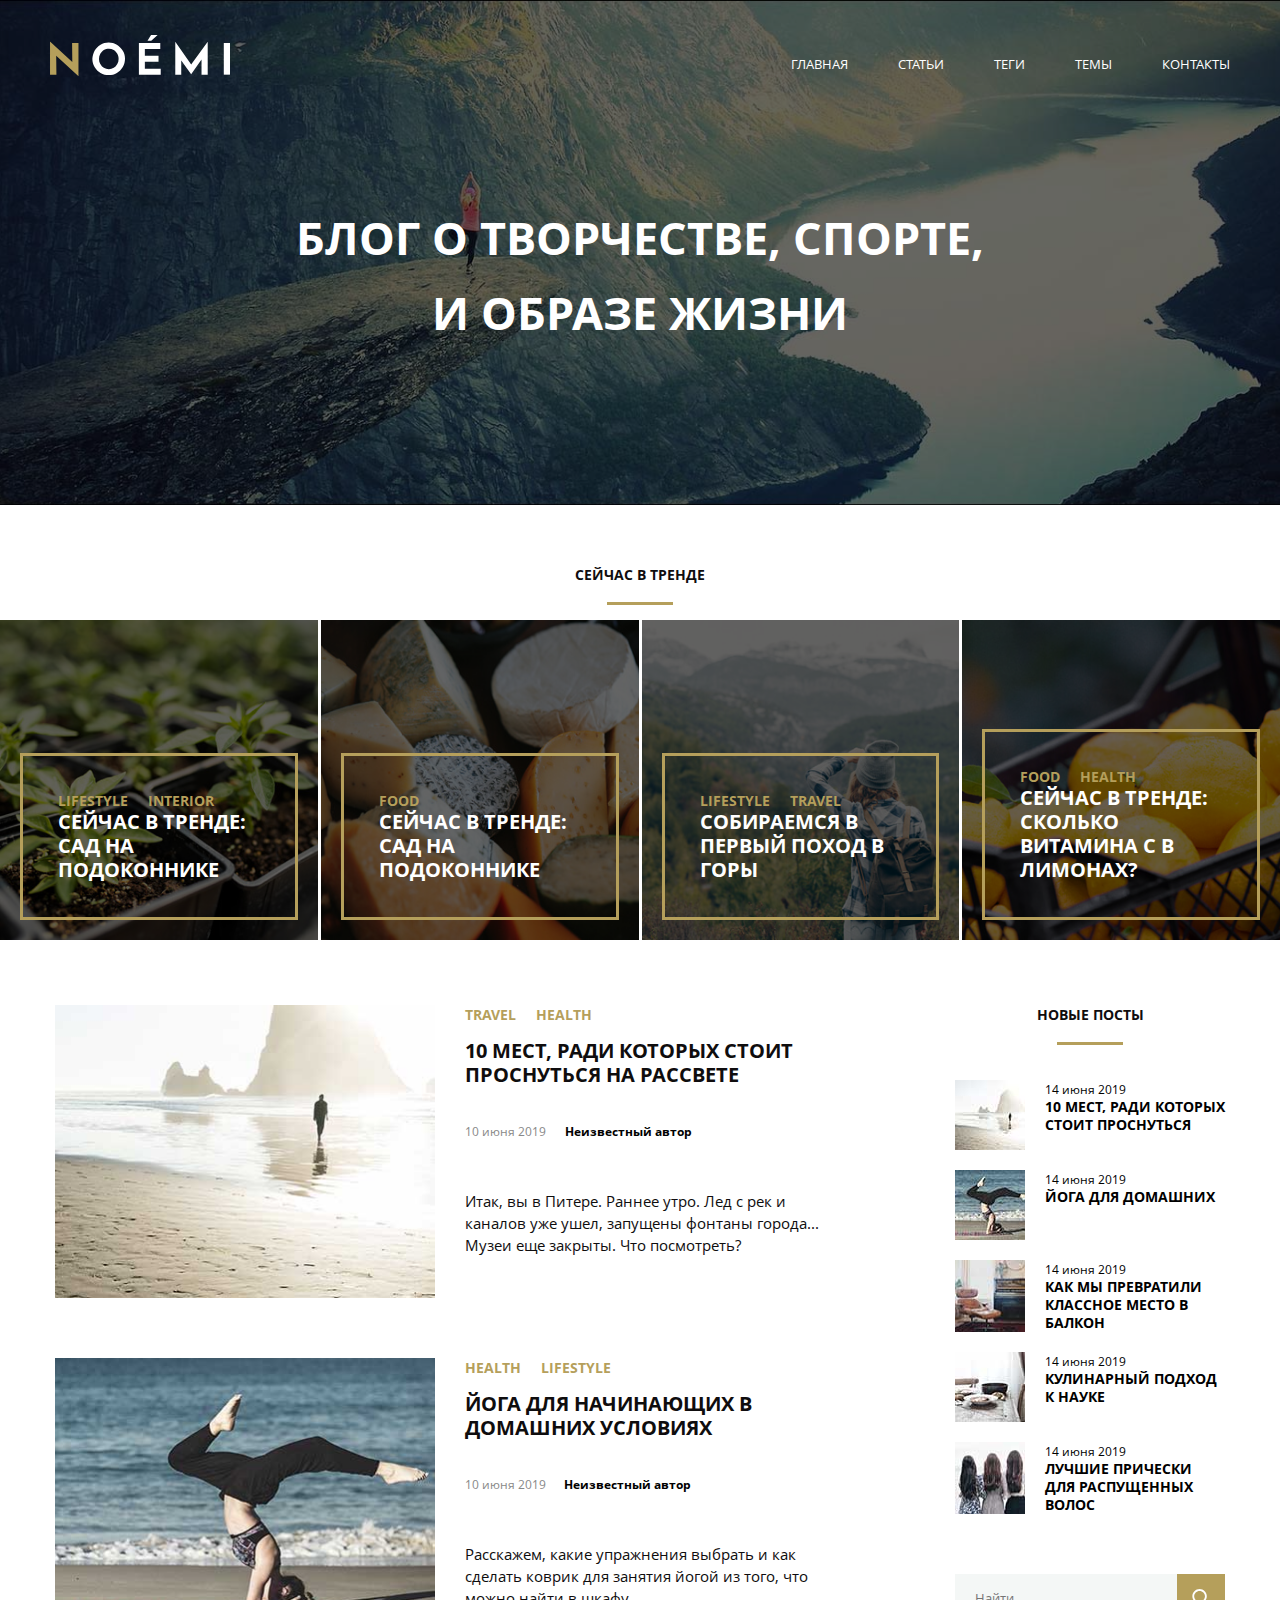
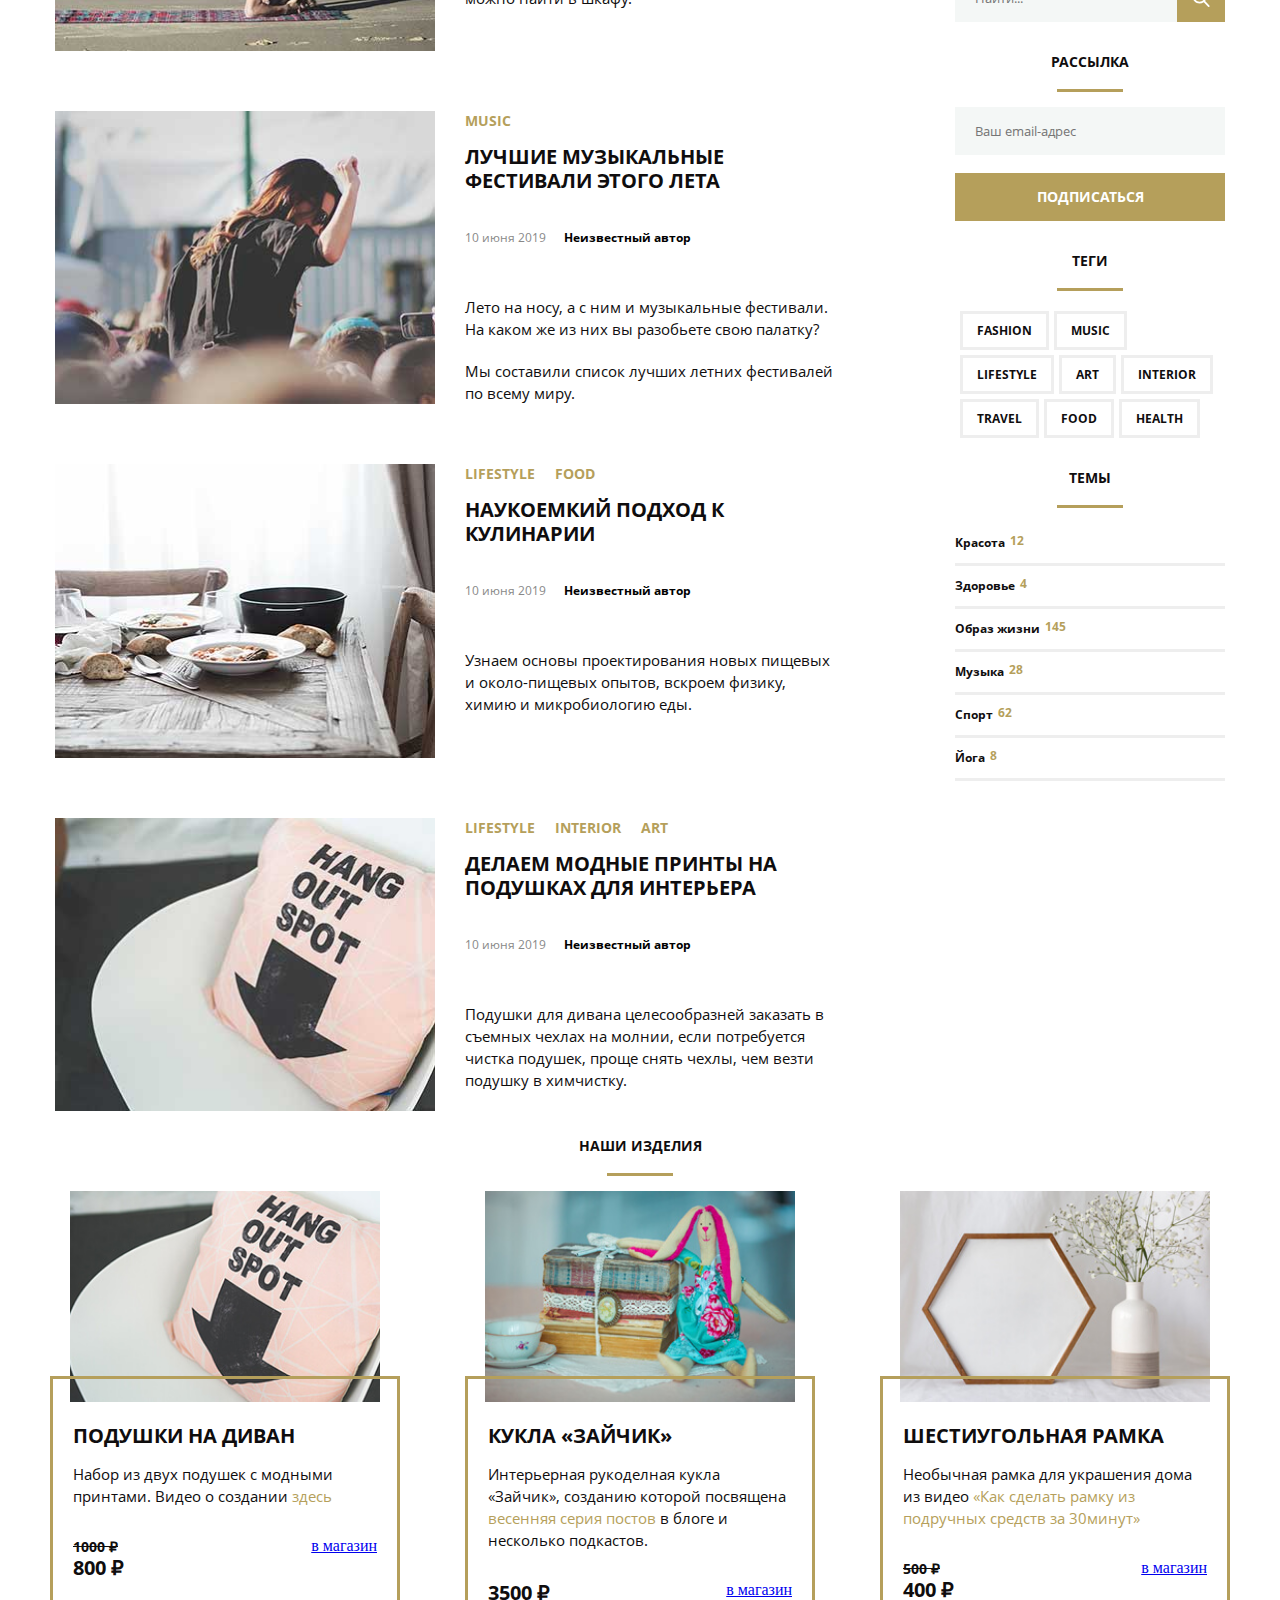
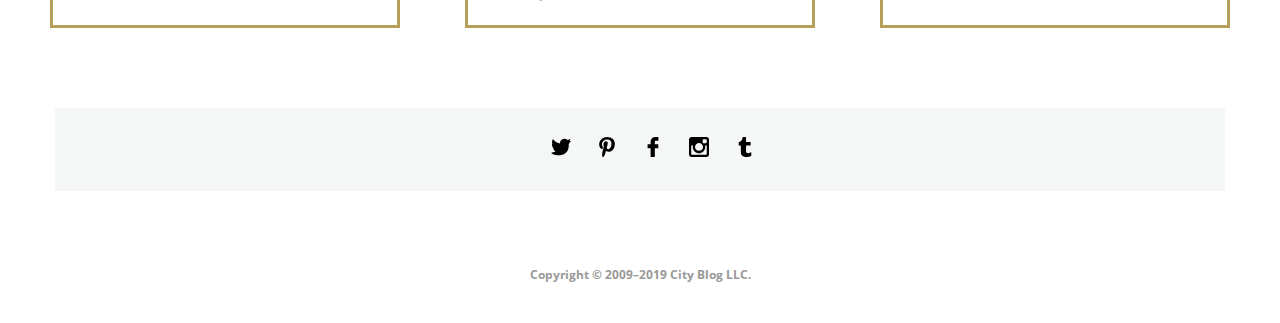
<file: noemi/index.html>
<!DOCTYPE html>
<html lang="ru">

<head>
  <meta charset="utf-8" />
  <meta name="viewport" content="width=device-width, initial-scale=1.0" />
  <link rel="stylesheet" href="css/style.css" />
  <script src="js/main.js"></script>
  <title>MQ diploma</title>
</head>

<body>
  <!-- POPUP -->
  <div class="popup visually-hidden">
    <div class="popup-wrapper">
      <button class="popup-btn-close"></button>
      <div class="popup-form-wrapper">
        <h3 class="section-title popup-form-title">
          Ваш фидбэк
        </h3>
        <form action="#" method="POST" class="popup-form">
          <label class="popup-form-label">
            <span class="popup-form-label">Как часто вы заходите на сайт?</span>
            <select class="popup-form-select" name="popup-form-select" autofocus>
              <option value="value1" selected>Почти каждый день</option>
              <option value="value2">Раз в несколько днeй</option>
              <option value="value3">Раз в несколько недель</option>
              <option value="value4">Несколько раз в год</option>
            </select>
          </label>
          <div class="popup-form-label">
            <span class="popup-form-label">Вы подписаны на e-mail рассылку?</span>
              <div class="popup-radio-wrapper">
                <div class="popup-radio">
                  <input type="radio" id="popup-radio-yes"  name="popup-radio" class="popup-input-radio" value="Да" checked>
                  <label for="popup-radio-yes" class="popup-radio-label">
                    Да
                  </label>
                </div>
                <div class="popup-radio">
                  <input type="radio" id="popup-radio-no" name="popup-radio" class="popup-input-radio" value="Нет">
                  <label for="popup-radio-no" class="popup-radio-label">
                    Нет
                  </label>
                </div>
              </div>
            </div>
            <label class="popup-form-label">
              <span class="popup-text-label">Расскажите, какой контент вы хотели бы видеть на нашем сайте?</span>
              <textarea
                class="popup-input-textarea"
                placeholder="Может, больше рецептов?"
                required>
              </textarea>
            </label>
            <button class="popup-button-submit" type="submit">
              отправить
            </button>
        </form>
      </div>
    </div>
  </div>

  <!-- HEADER -->
  <header class="header">
    <div class="menu-container">
        
      <a href="#0" class="header-logo">
        <img src="./svg/noemi-logo.svg" class="header-logo" alt="noemi-logo" />
      </a>
      <nav class="menu">
        <ul class="menu-list">
          <li class="menu-list-item">
            <a class="menu-link" href="#0">Главная</a>
          </li>
          <li class="menu-list-item">
            <a class="menu-link" href="#0">Статьи</a>
          </li>
          <li class="menu-list-item">
            <a class="menu-link" href="#0">Теги</a>
          </li>
          <li class="menu-list-item">
            <a class="menu-link" href="#3">Темы</a>
          </li>
          <li class="menu-list-item">
            <a class="menu-link" href="#4">Контакты</a>
          </li>
        </ul>
      </nav>
      <div class="menu-button">
        <div class="button-line"></div>
        <div class="button-line"></div>
        <div class="button-line"></div>
      </div>
    </div>
    <div class="intro">
      <h1 class="h1-title">Блог о творчестве, спорте, и образе жизни</h1>
    </div>
  </header>
  
  <!-- TRENDS -->
  <section class="trends">
    <h2 class="section-title">сейчас в тренде</h2>
    <div class="trends-wrapper">
      <!-- trend 1 -->
      <article class="trend">
        <div class="trend-header">
          <!-- tagine -->
          <ul class="tag-line">
            <li class="tag-line">
              <a class="tag-link" href="#0">lifestyle</a>
            </li>
            <li class="tag-line">
              <a class="tag-link" href="#0">interior</a>
            </li>
          </ul>
          <!-- /tagline -->
          <h3 class="trend-header-title">
            <a class="trend-header-title" href="#">
              Сейчас в тренде: сад на подоконнике
            </a>
          </h3>
        </div>
      </article>
      <!-- /trend 1-->
      <!-- trend 2 -->
      <article class="trend">
        <div class="trend-header">
          <!-- tagine -->
          <ul class="tag-line">
            <li class="tag-line">
              <a class="tag-link" href="#0">food</a>
            </li>
          </ul>
          <!-- /tagline -->
          <h3 class="trend-header-title">
            <a class="trend-header-title" href="#">
              Сейчас в тренде: сад на подоконнике
            </a>  
          </h3>
        </div>
      </article>
      <!-- /trend 2-->
      <!-- trend 3 -->
      <article class="trend">
        <div class="trend-header">
          <!-- tagine -->
          <ul class="tag-line">
            <li class="tag-line">
              <a class="tag-link" href="#0">lifestyle</a>
            </li>
            <li class="tag-line">
              <a class="tag-link" href="#0">travel</a>
            </li>
          </ul>
          <!-- /tagline -->
          <h3 class="trend-header-title">
            <a class="trend-header-title" href="#">
              Собираемся в первый поход в горы
            </a>
          </h3>
        </div>
      </article>
      <!-- /trend 3-->
      <!-- trend 4 -->
      <article class="trend">
        <div class="trend-header">
          <!-- tagine -->
          <ul class="tag-line">
            <li class="tag-line">
              <a class="tag-link" href="#0">food</a>
            </li>
            <li class="tag-line">
              <a class="tag-link" href="#0">health</a>
            </li>
          </ul>
          <!-- /tagline -->
          <h3 class="trend-header-title">
            <a class="trend-header-title" href="#">
              Сейчас в тренде: сколько витамина с в лимонах?
            </a> 
          </h3>
        </div>
      </article>
      <!-- /trend 4-->
    </div>
  </section>
  
  <!-- PAGE CONTAINER -->
  <div class="page-container">
    <!-- MAIN -->
    <main class="post-list">
      <!-- POST CARD 1 -->
      <article class="post">
        <div class="post-image-wrapper">
          <!-- post img -->
          <img src="images/last-post1.jpg" class="post-image" alt="прогулка по утреннему пляжу" />
        </div>
        <div class="post-card-content-wrapper">
          <div class="post-header">
            <!-- tagine -->
            <ul class="tag-line">
              <li class="tag-line">
                <a class="tag-link" href="#0">Travel</a>
              </li>
              <li class="tag-line">
                <a class="tag-link" href="#0">Health</a>
              </li>
            </ul>
            <!-- caption -->
            <h3 class="post-title">
              <a class="post-title" href="#0">
                10 мест, ради которых стоит проснуться на рассвете
              </a>
            </h3>
            <div class="time-adress-wrapper">
              <!-- date -->
              <time datetime="2019-06-10" class="post-date">10 июня 2019</time>
              <!-- author-->
              <span class="author">Неизвестный автор</span>
            </div>
          </div>
          <div class="post-text-wrapper">
            <p class="post-text">
              Итак, вы в Питере. Раннее утро. Лед с рек и каналов уже ушел,
              запущены фонтаны города... Музеи еще закрыты. Что посмотреть?
            </p>
          </div>  
        </div>
      </article>
      <!-- /POST CARD 1 -->
      <!-- POST CARD 2 -->
      <article class="post">
        <div class="post-image-wrapper">
          <!-- post img -->
          <img
            src="images/last-post2.jpg"
            class="post-image"
            alt="занятия йогой на морском побережье"
          />
        </div>
        <div class="post-card-content-wrapper">
          <div class="post-header">
            <!-- tagine -->
            <ul class="tag-line">
              <li class="tag-line">
                <a class="tag-link" href="#0">Health</a>
              </li>
              <li class="tag-line">
                <a class="tag-link" href="#0">Lifestyle</a>
              </li>
            </ul>
            <!-- caption -->
            <h3 class="post-title">
              <a class="post-title" href="#0">
                Йога для начинающих в домашних условиях
              </a>
            </h3>
            <div class="time-adress-wrapper">
              <!-- date -->
              <time datetime="2019-06-10" class="post-date">
                10 июня 2019
              </time>
              <!-- author-->
              <span class="author">
                Неизвестный автор
              </span>
            </div>
          </div>
          <div class="post-text-wrapper">
            <p class="post-text">
              Расскажем, какие упражнения выбрать и как сделать коврик для
              занятия йогой из того, что можно найти в шкафу.
            </p>
          </div>
        </div>
      </article>
      <!-- /POST CARD 2 -->
      <!-- POST CARD 3 -->
      <article class="post">
        <div class="post-image-wrapper">
          <!-- post img -->
          <img
            src="images/last-post3.jpg"
            class="post-image"
            alt="тусовка на фестивале"
          />
        </div>
        <div class="post-card-content-wrapper">
          <div class="post-header">
            <!-- tagine -->
            <ul class="tag-line">
              <li class="tag-line">
                <a class="tag-link" href="#0">Music</a>
              </li>
            </ul>
            <!-- caption -->
            <h3 class="post-title">
              <a class="post-title" href="#0">
                Лучшие музыкальные фестивали этого лета
              </a>
            </h3>
            <div class="time-adress-wrapper">
              <!-- date -->
              <time datetime="2019-06-10" class="post-date">
                10 июня 2019
              </time>
              <!-- author-->
              <span class="author">
                Неизвестный автор
              </span>
            </div>
          </div>
          <div class="post-text-wrapper">
            <p class="post-text">
              Лето на носу, а с ним и музыкальные фестивали. На каком же из них вы разобьете свою палатку?
            </p>
            <p class="post-text">
              Мы составили список лучших летних фестивалей по всему миру.
            </p>
          </div>
        </div>
      </article>
      <!-- /POST CARD 3 -->
      <!-- POST CARD 4 -->
      <article class="post">
          <div class="post-image-wrapper">
            <!-- post img -->
            <img
              src="images/last-post4.jpg"
              class="post-image"
              alt="Еда на столе"
            />
          </div>
          <div class="post-card-content-wrapper">
            <div class="post-header">
              <!-- tagine -->
              <ul class="tag-line">
                <li class="tag-line">
                  <a class="tag-link" href="#0">Lifestyle</a>
                </li>
                <li class="tag-line">
                  <a class="tag-link" href="#0">Food</a>
                </li>
              </ul>
              <!-- caption -->
              <h3 class="post-title">
                <a class="post-title" href="#0">
                  Наукоемкий подход к кулинарии
                </a>
              </h3>
              <div class="time-adress-wrapper">
                <!-- date -->
                <time datetime="2019-06-10" class="post-date">
                  10 июня 2019
                </time>
                <!-- author-->
                <span class="author">Неизвестный автор</span>
              </div>
            </div>
            <div class="post-text-wrapper">
              <p class="post-text">
                Узнаем основы проектирования новых пищевых и около-пищевых опытов,
                вскроем физику, химию и микробиологию еды.
              </p>
            </div>  
          </div>
        </article>
        <!-- /POST CARD 4 -->
        <!-- POST CARD 5 -->
        <article class="post">
          <div class="post-image-wrapper">
            <!-- post img -->
            <img
              src="images/last-post5.jpg"
              class="post-image"
              alt="Подушка с модным принтом"
            />
          </div>
          <div class="post-card-content-wrapper">
            <div class="post-header">
              <!-- tagine -->
              <ul class="tag-line">
                <li class="tag-line">
                  <a class="tag-link" href="#0">Lifestyle</a>
                </li>
                <li class="tag-line">
                  <a class="tag-link" href="#0">Interior</a>
                </li>
                <li class="tag-line">
                  <a class="tag-link" href="#0">Art</a>
                </li>
              </ul>
              <!-- caption -->
              <h3 class="post-title">
                <a class="post-title" href="#0">
                  Делаем модные принты на подушках для интерьера
                </a>
              </h3>
              <div class="time-adress-wrapper">
                <!-- date -->
                <time datetime="2019-06-10" class="post-date">
                  10 июня 2019
                </time>
                <!-- author-->
                <span class="author">Неизвестный автор</span>
              </div>
            </div>
            <div class="post-text-wrapper">
              <p class="post-text">
                Подушки для дивана целесообразней заказать в съемных чехлах на
                молнии, если потребуется чистка подушек, проще снять чехлы, чем
                везти подушку в химчистку.
              </p>
            </div>  
          </div>
        </article>
        <!-- /POST CARD 5 -->
    </main>
    <aside class="sidebar">
      <!-- section "new posts" -->
      <section class="news">
        <div class="section-header">
          <h2 class="section-title">Новые посты</h2>
        </div>
        <!-- NEWS CARD 1 -->
        <article class="new-post">
          <div class="new-post-image-wrapper">
            <img
              class="new-post"
              src="images/2.jpg"
              alt="прогулка по утреннему пляжу"
            />
          </div>
          <div class="new-post-content-wrapper">
            <div class="new-post-header">
              <time class="new-post" datetime="2019-06-14" title="14 июня 2019">
                14 июня 2019
              </time>
              <a class="new-post" href="#0">
                <h3 class="new-post">
                  10 мест, ради которых стоит проснуться
                </h3>
              </a>
            </div>
          </div>
        </article>
        <!-- /NEWS CARD 1 -->
        <!-- NEWS CARD 2 -->
        <article class="new-post">
          <div class="new-post-image-wrapper">
            <img class="new-post" src="images/151.jpg" alt="прогулка по утреннему пляжу" />
          </div>
          <div class="new-post-content-wrapper">
            <div class="new-post-header">
              <time class="new-post" datetime="2019-06-14" title="14 июня 2019">
                14 июня 2019
              </time>
              <a class="new-post" href="#0">
                <h3 class="new-post">Йога для домашних</h3>
              </a>
            </div>
          </div>
        </article>
        <!-- /NEWS CARD 2 -->
        <!-- NEWS CARD 3 -->
        <article class="new-post">
          <div class="new-post-image-wrapper">
            <img
              class="new-post"
              src="images/45.jpg"
              alt="прогулка по утреннему пляжу"
            />
          </div>
          <div class="new-post-content-wrapper">
            <div class="new-post-header">
              <time class="new-post" datetime="2019-06-14" title="14 июня 2019">
                14 июня 2019
              </time>
              <a class="new-post" href="#0">
                <h3 class="new-post">
                  Как мы превратили классное место в балкон
                </h3>
              </a>
            </div>
          </div>
        </article>
        <!-- /NEWS CARD 3 -->
        <!-- NEWS CARD 4 -->
        <article class="new-post">
          <div class="new-post-image-wrapper">
            <img
              class="new-post"
              src="images/501.jpg"
              alt="прогулка по утреннему пляжу"
            />
          </div>
          <div class="new-post-content-wrapper">
            <div class="new-post-header">
              <time
                class="new-post"
                datetime="2019-06-14"
                title="14 июня 2019">
                  14 июня 2019
              </time>
              <a class="new-post" href="#0">
                <h3 class="new-post">Кулинарный подход к науке</h3>
              </a>
            </div>
          </div>
        </article>
        <!-- /NEWS CARD 4 -->
        <!-- NEWS CARD 5 -->
        <article class="new-post">
          <div class="new-post-image-wrapper">
            <img
              class="new-post"
              src="images/7.jpg"
              alt="прически для распущенных волос"
            />
          </div>
          <div class="new-post-content-wrapper">
            <div class="new-post-header">
              <time
                class="new-post"
                datetime="2019-06-14"
                title="14 июня 2019">
                14 июня 2019
              </time>
              <a class="new-post" href="#0">
                <h3 class="new-post">
                  Лучшие прически для распущенных волос
                </h3>
              </a>
            </div>
          </div>
        </article>
        <!-- /NEWS CARD 5 -->
        </section>
        <!-- /section "new posts" -->
        <!-- section "searh" -->
        <section class="search">
          <div class="visually-hidden">
            <h2 class="visually-hidden">Поиск</h2>
          </div>
          <!-- search form-->
          <form class="search-form" action="#0" method="GET">
            <label class="searchfield-label">
              <input
                type="text"
                class="search-field"
                placeholder="Найти..."
                required
              >
              <span class="visually-hidden">Поиск...</span>
            </label>
            <button type="button" class="search-button"></button>
          </form>
          <!-- /search form-->
        </section>
        <!-- /section "search" -->
        <!-- section "subscribe" -->
        <section class="subscribe">
          <div class="section-header">
            <h2 class="section-title">Рассылка</h2>
          </div>
          <!-- subsribe-form -->
          <form class="subscribe-form" action="#0" method="POST">
            <label class="">
              <input
                class="subscribe"
                type="email"
                placeholder="Ваш email-адрес"
                required
              />
              <span class="visually-hidden">Ваш email адрес</span>
            </label>
            <button type="submit" class="subscribe">Подписаться</button>
          </form>
          <!-- /subscribe form -->
        </section>
        <!-- /section "subscribe" -->
        <!-- section "tags" -->
        <section class="tags">
          <div class="section-header">
            <h2 class="section-title">Теги</h2>
          </div>
          <ul class="tags">
            <li class="tags">
              <a class="tags" href="#0">fashion</a>
            </li>
            <li class="tags">
              <a class="tags" href="#0">music</a>
            </li>
            <li class="tags">
              <a class="tags" href="#0">lifestyle</a>
            </li>
            <li class="tags">
              <a class="tags" href="#0">art</a>
            </li>
            <li class="tags">
              <a class="tags" href="#0">interior</a>
            </li>
            <li class="tags">
              <a class="tags" href="#0">travel</a>
            </li>
            <li class="tags">
              <a class="tags" href="#0">food</a>
            </li>
            <li class="tags">
              <a class="tags" href="#0">health</a>
            </li>
          </ul>
        </section>
        <!-- /section "tags" -->
        <!-- section "categories" -->
        <section class="categories">
          <div class="section-header">
            <h2 class="section-title">Темы</h2>
          </div>
          <ul class="categories">
            <li class="categories">
              <a class="categories" href="#0">Красота</a>
              <a class="categories-index" href="#0">12</a>
            </li>
            <li class="categories">
              <a class="categories" href="#0">Здоровье</a>
              <a class="categories-index" href="#0">4</a>
            </li>
            <li class="categories">
              <a class="categories" href="#0">Образ жизни</a>
              <a class="categories-index" href="#0">145</a>
            </li>
            <li class="categories">
              <a class="categories" href="#0">Музыка</a>
              <a class="categories-index" href="#0">28</a>
            </li>
            <li class="categories">
              <a class="categories" href="#0">Спорт</a>
              <a class="categories-index" href="#0">62</a>
            </li>
            <li class="categories">
              <a class="categories" href="#0">Йога</a>
              <a class="categories-index" href="#0">8</a>
            </li>
          </ul>
        </section>
        <!-- /section "categories" -->
    </aside>
  </div>

  <!-- SHOP -->
  <section class="shop">
      <h3 class="section-title">наши изделия</h3>
      <div class="shop-wrapper">
        <!--shop item  1-->
        <article class="shop-item">
          <div class="shop-item-wrapper">
            <picture class="shop-item-picture">
              <source media="(max-width: 640px)" srcset="images/shop-item-mobile1.jpg">
              <source media="(min-width: 641px) and (max-width: 1199px)" srcset="images/shop-item-tablet1.jpg">
              <img class="shop-item-image" src="images/shop-item-desk1.jpg" alt="подушки на диван">
            </picture>
            <div class="shop-item-border">
              <h3 class="shop-item-title">подушки на диван</h3>
              <p class="shop-item-text">
                Набор из двух подушек с модными принтами. Видео о создании
                <a href="#" class="shop-item-link">здесь</a>
              </p>
              <div class="offer">
                <div class="price-holder">
                  <span class="price price-old"> 1000 &#8381; </span>
                  <span class="price-new"> 800 &#8381; </span>
                </div>
                <div class="shopping">
                  <a href="#" class="shopping">в магазин</a>
                </div>
              </div>
            </div>
          </div>
        </article>
        <!--/shop item 1-->
        <!-- shop item 2-->
        <article class="shop-item">
          <div class="shop-item-wrapper">
            <picture class="shop-item-picture">
              <source media="(max-width: 640px)" srcset="images/shop-item-mobile2.jpg">
              <source media="(min-width: 641px) and (max-width: 1199px)" srcset="images/shop-item-tablet2.jpg">
              <img class="shop-item-image" src="images/shop-item-desk2.jpg" alt="кукла &laquo;зайчик&raquo;">
            </picture>
            <div class="shop-item-border">
              <h3 class="shop-item-title">кукла &laquo;зайчик&raquo;</h3>
              <p class="shop-item-text">
                Интерьерная рукоделная кукла &laquo;Зайчик&raquo;, созданию
                которой посвящена
                <a href="#" class="shop-item-link">весенняя серия постов</a> в
                блоге и несколько подкастов.
              </p>
              <div class="offer">
                <div class="price-holder">
                  <span class="price-new"> 3500 &#8381; </span>
                </div>
                <div class="shopping">
                  <a href="#" class="shopping">в магазин</a>
                </div>
              </div>
            </div>
          </div>
        </article>
        <!--/shop item 2-->
        <!-- shop item 3-->
        <article class="shop-item">
          <div class="shop-item-wrapper">
            <picture class="shop-item-picture">
              <source media="(max-width: 640px)" srcset="images/shop-item-mobile1.jpg">
              <source media="(min-width: 641px) and (max-width: 1199px)" srcset="images/shop-item-tablet1.jpg">  
              <img class="shop-item-image" src="images/shop-item-desk3.jpg" alt="шестиугольная рамка">
            </picture>
            <div class="shop-item-border">
              <h3 class="shop-item-title">шестиугольная рамка</h3>
              <p class="shop-item-text">
                Необычная рамка для украшения дома из видео
                <a href="#" class="shop-item-link">
                  &laquo;Как сделать рамку из подручных средств за 30минут&raquo;
                </a>
              </p>
              <div class="offer">
                <div class="price-holder">
                  <span class="price price-old"> 500 &#8381; </span>
                  <span class="price-new"> 400 &#8381; </span>
                </div>
                <div class="shopping">
                  <a href="#" class="shopping">в магазин</a>
                </div>
              </div>
            </div>
          </div>
        </article>
        <!--/shop item 3-->
      </div>
  </section>

  <!-- FOOTER -->
  <footer class="footer">
      <div class="social-bar">
        <ul class="social-icons">
          <li class="social-icon">
            <a class="social-link social-icon-twitter" href="#0">
              <span class="visually-hidden">twitter</span>
            </a>
          </li>
          <li class="social-icon">
            <a class="social-link social-icon-pinterest" href="#0">
              <span class="visually-hidden">pinterest</span>
            </a>
          </li>
          <li class="social-icon">
            <a class="social-link social-icon-facebook" href="#0">
              <span class="visually-hidden">facebook</span>
            </a>
          </li>
          <li class="social-icon">
            <a class="social-link social-icon-instagram" href="#0">
              <span class="visually-hidden">instagram</span>
            </a>
          </li>
          <li class="social-icon">
            <a class="social-link social-icon-tumblr" href="#0">
              <span class="visually-hidden">tumblr</span>
            </a>
          </li>
        </ul>
      </div>
      <div class="copy-wrapper">
        <small class="copy">
          <a class="copy" href="#0">Copyright © 2009–2019 City Blog LLC.</a>
        </small>
      </div>
  </footer>
    
  </body>
</html>
</file>
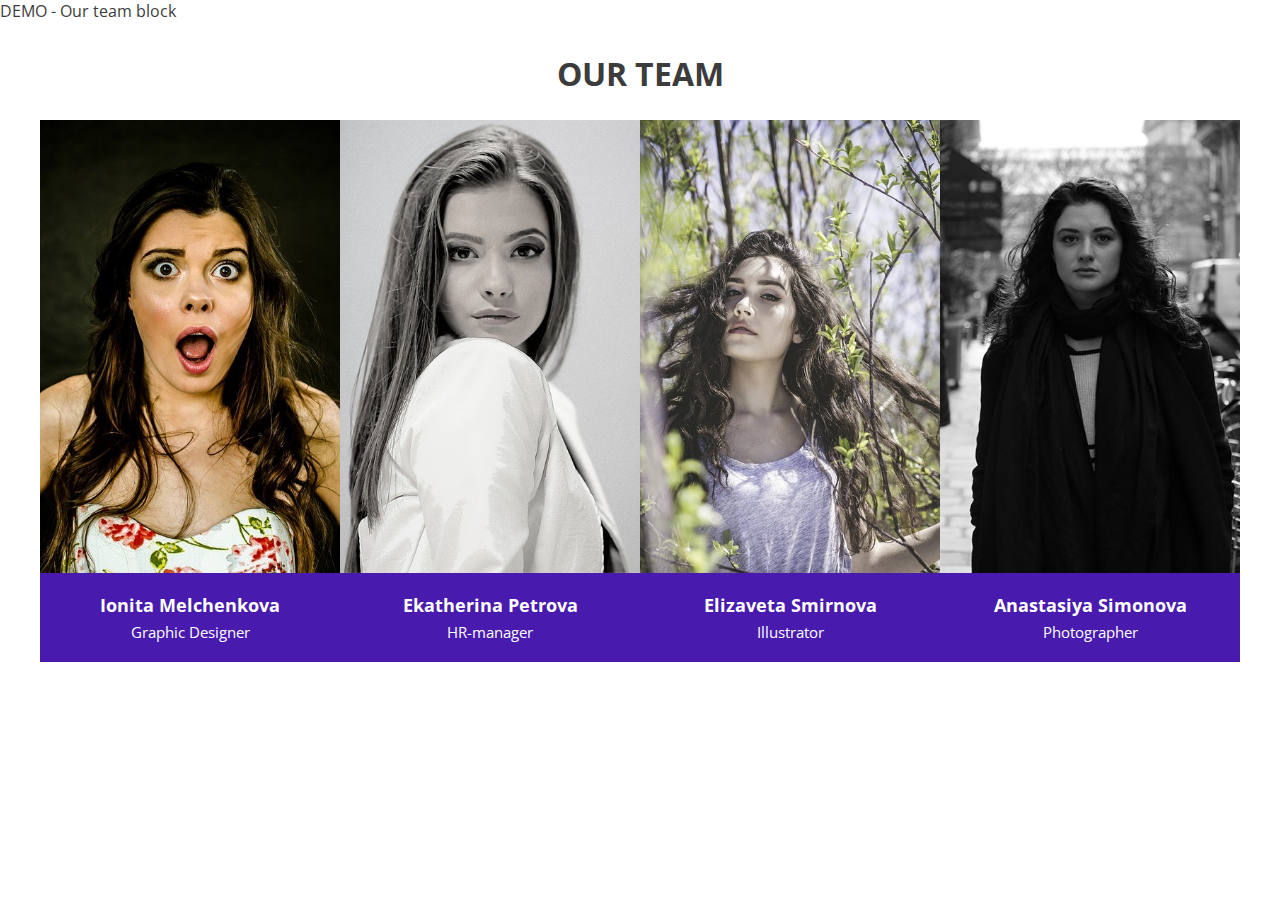
<file: ourTeam_block/index.html>
<!DOCTYPE html>
<html lang="en">
<head>
  <meta charset="UTF-8">
  <meta http-equiv="X-UA-Compatible" content="IE=edge">
  <meta name="viewport" content="width=device-width, initial-scale=1.0">
  <link rel="stylesheet" href="https://fonts.googleapis.com/css?family=Open+Sans:400,700">
  <link rel="stylesheet" href="css/task_style.css">
  <link rel="stylesheet" href="css/style.css"
  <title>DEMO - Our team block</title>
</head>
<body>
  <section class="team">
    <div class="container">
      <h2 class="title">Our team</h2>
      <div class="team__container">
        <article class="team__item">
          <div class="team__preview">
            <img src="img/girl2_424x640.jpg" class="team__avatar" alt="The demo photo">
          </div>
          <div class="team__content">
            <h3 class="team__name">Ionita Melchenkova</h3>
            <span class="team__post">Graphic Designer</span>
          </div>
        </article>
        <article class="team__item">
          <div class="team__preview">
            <img src="img/girl3_424x640.jpg" class="team__avatar" alt="The demo photo">
          </div>
          <div class="team__content">
            <h3 class="team__name">Ekatherina Petrova</h3>
            <span class="team__post">HR-manager</span>
          </div>
        </article>
        <article class="team__item">
          <div class="team__preview">
            <img src="img/girl4_424x640.jpg" class="team__avatar" alt="The demo photo">
          </div>
          <div class="team__content">
            <h3 class="team__name">Elizaveta Smirnova</h3>
            <span class="team__post">Illustrator</span>
          </div>
        </article>
        <article class="team__item">
          <div class="team__preview">
            <img src="img/girl5_424x640.jpg" class="team__avatar" alt="The demo photo">
          </div>
          <div class="team__content">
            <h3 class="team__name">Anastasiya Simonova</h3>
            <span class="team__post">Photographer</span>
          </div>
        </article>
      </div>
    </div>
  </section>
</body>
</html>
</file>
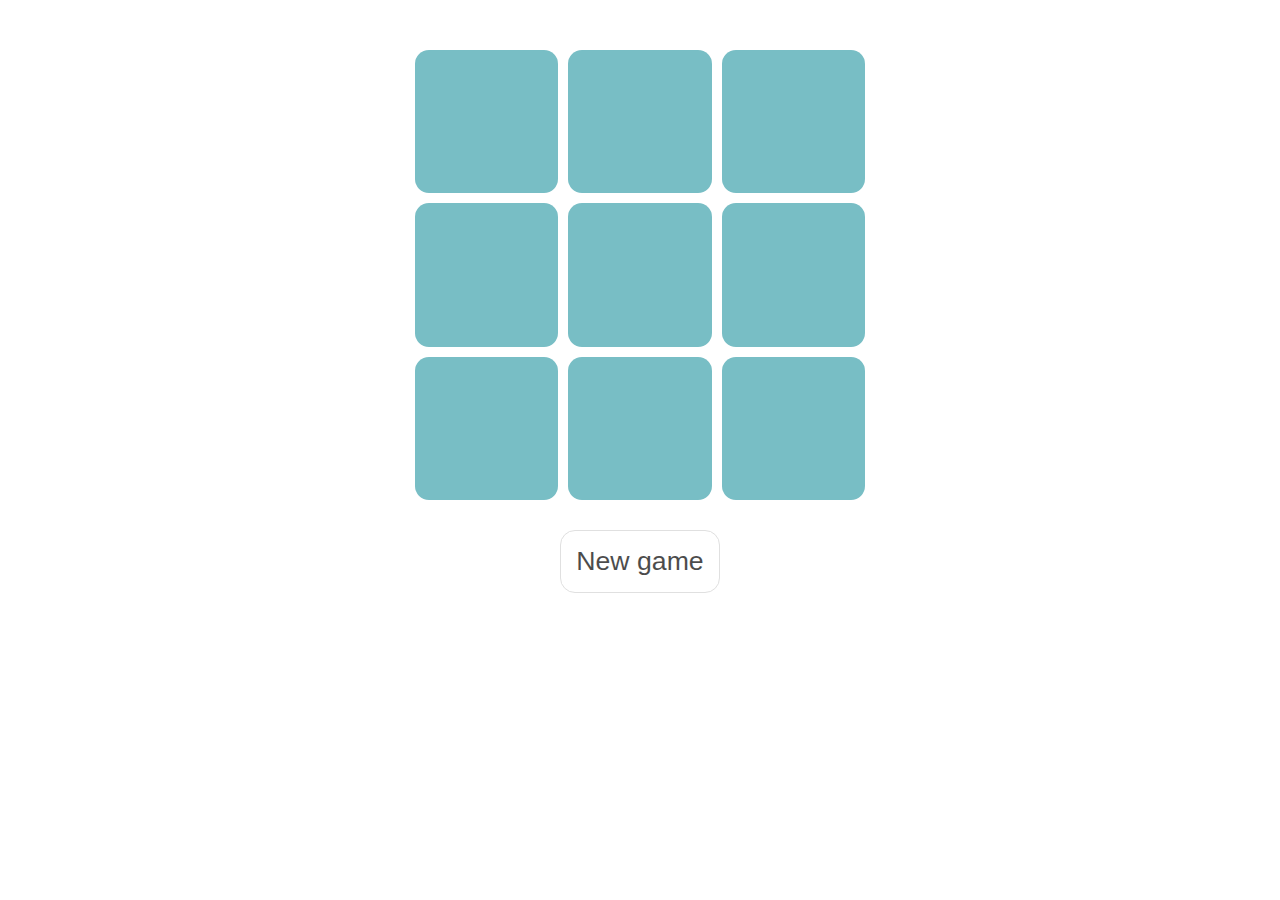
<file: ticTacToe/index.html>
<!DOCTYPE html>
<html lang="en">
<head>
    <meta charset="UTF-8">
    <title>PET PROJECT: tic-tac-toe</title>
    <link href="style.css" rel="stylesheet" type="text/css"/>
</head>
<body>

<div id="board"></div>

<div id="modal" class="hidden">
    <div id="modal__window">
        <h2></h2>
        <div id="modal__buttons">
            <button class="reset">Play again</button>
        </div>
    </div>
</div>
<div class="panel">
    <button class="reset">New game</button>
</div>

<script src="logic.js"></script>
<script src="ui.js"></script>
</body>
</html>
</file>
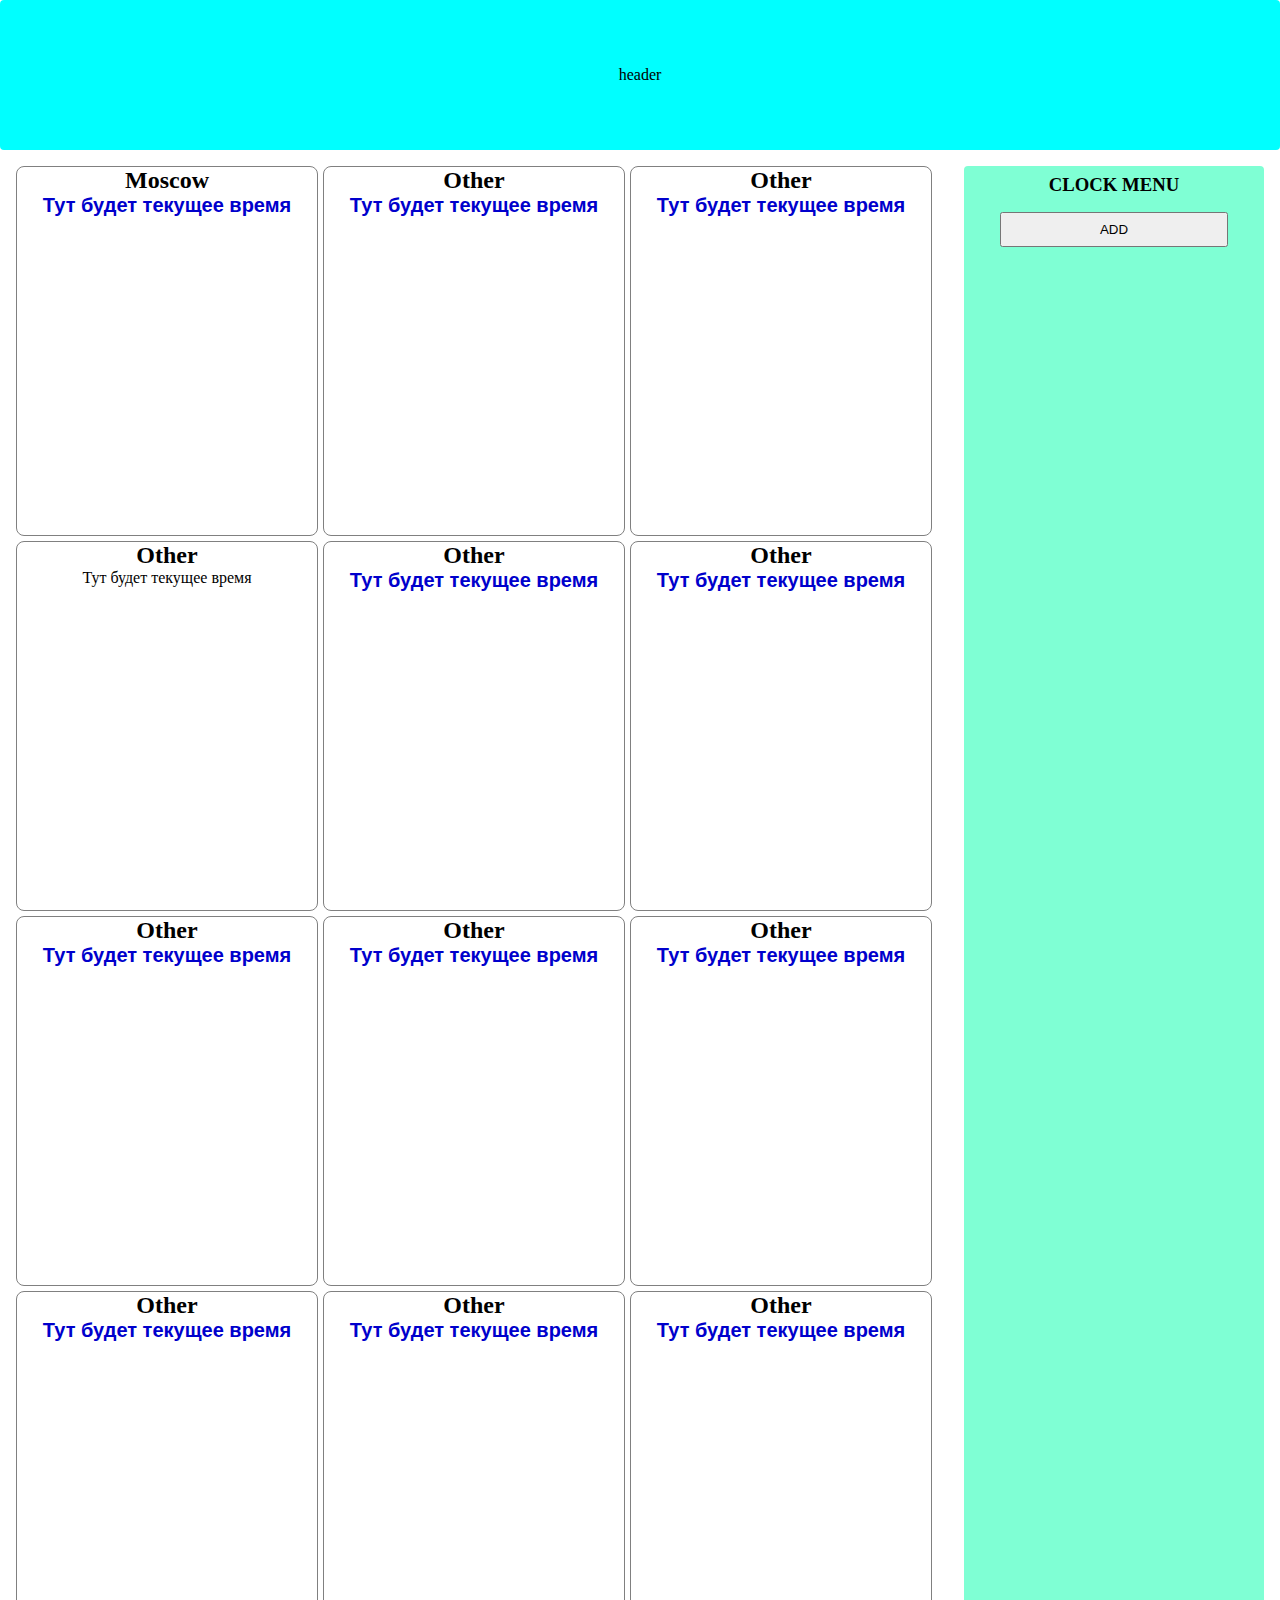
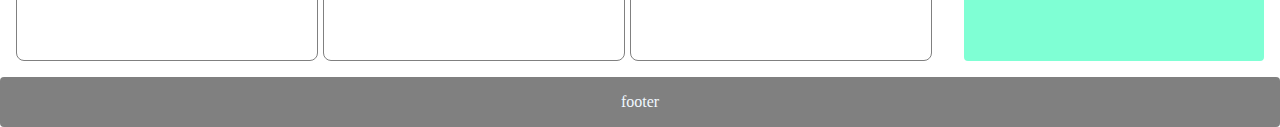
<file: worldWideClock/index.html>
<!DOCTYPE html>
<html lang="en">
<head>
  <meta charset="UTF-8">
  <meta http-equiv="X-UA-Compatible" content="IE=edge">
  <meta name="viewport" content="width=device-width, initial-scale=1.0">
  <link rel="stylesheet" href="css/style.css">
  <script src="js/wwc.js"></script>
  <title>World Wide Time project</title>
</head>
<body>
  <header class="header">header</header>
  <div class="page_content_wrapper">
    <main>
      <article class="clock__wrapper">
        <h2 class="clock__title">Moscow</h2>
        <div id="clock" class="clock">Тут будет текущее время</div> <br>
        <canvas height="300" width="300" id="myCanvas"></canvas>
      </article>

      <article class="clock__wrapper">
        <h2 class="clock__title">Other</h2>
        <div id="clock" class="clock">Тут будет текущее время</div> <br>
        <canvas height="300" width="300" id="myCanvas"></canvas>
      </article>

      <article class="clock__wrapper">
        <h2 class="clock__title">Other</h2>
        <div id="clock" class="clock">Тут будет текущее время</div> <br>
        <canvas height="300" width="300" id="myCanvas"></canvas>
      </article>

      <article class="clock__wrapper">
        <h2 class="clock__title">Other</h2>
        <div id="clock">Тут будет текущее время</div> <br>
        <canvas height="300" width="300" id="myCanvas"></canvas>
      </article>

      <article class="clock__wrapper">
        <h2 class="clock__title">Other</h2>
        <div id="clock" class="clock">Тут будет текущее время</div> <br>
        <canvas height="300" width="300" id="myCanvas"></canvas>
      </article>

      <article class="clock__wrapper">
        <h2 class="clock__title">Other</h2>
        <div id="clock" class="clock">Тут будет текущее время</div> <br>
        <canvas height="300" width="300" id="myCanvas"></canvas>
      </article>

      <article class="clock__wrapper">
        <h2 class="clock__title">Other</h2>
        <div id="clock" class="clock">Тут будет текущее время</div> <br>
        <canvas height="300" width="300" id="myCanvas"></canvas>
      </article>

      <article class="clock__wrapper">
        <h2 class="clock__title">Other</h2>
        <div id="clock" class="clock">Тут будет текущее время</div> <br>
        <canvas height="300" width="300" id="myCanvas"></canvas>
      </article>

      <article class="clock__wrapper">
        <h2 class="clock__title">Other</h2>
        <div id="clock" class="clock">Тут будет текущее время</div> <br>
        <canvas height="300" width="300" id="myCanvas"></canvas>
      </article>

      <article class="clock__wrapper">
        <h2 class="clock__title">Other</h2>
        <div id="clock" class="clock">Тут будет текущее время</div> <br>
        <canvas height="300" width="300" id="myCanvas"></canvas>
      </article>

      <article class="clock__wrapper">
        <h2 class="clock__title">Other</h2>
        <div id="clock" class="clock">Тут будет текущее время</div> <br>
        <canvas height="300" width="300" id="myCanvas"></canvas>
      </article>

      <article class="clock__wrapper">
        <h2 class="clock__title">Other</h2>
        <div id="clock" class="clock">Тут будет текущее время</div> <br>
        <canvas height="300" width="300" id="myCanvas"></canvas>
      </article>
    </main>
    <!-- SIDEBAR -->
    <aside class="sidebar">
      <h3 class="sidebar__header">Clock menu</h3>
      <button id="clock_add_button" class="clock_add_button" tooltip="Push it to open clock adding dialog popup" flow="left" >
          ADD
      </button>
    </aside>
  </div>  

  <!-- FOOTER -->
  <footer class="footer">footer</footer>

  <!-- CLOCK ADDING POPUP DIALOG-->
  <div class="popup__wrapper visually-hidden">
    <div class="clock_add_popup">
      <button id="popup_close_btn" class="popup_close_btn"></button>
      <h3 class="popup__header">
        popup content: clock adding dialog
      </h3>
    </div>
  </div>

</body>
</html>
</file>
<file: ourTeam_block/css/task_style.css>
body {
	font-family: Open Sans, sans-serif;
	font-size: 16px;
	margin: 0;
	color: #3d3c3c;
}

.container {
	max-width: 1200px;
	min-width: 1024px;
	margin-left: auto;
	margin-right: auto;
}

.title {
	margin-top: 0;
	margin-bottom: 0;
	font-size: 32px;
	text-align: center;
	text-transform: uppercase;
	padding-bottom: 25px;
}

.team__item {
	text-align: center;
}

.team__avatar {
	max-width: 100%;
	display: block;
}

.team__content {
	padding: 20px;
	background-color: #481bae;
	color: #fff;
}

@media screen and (max-width: 1023px) {

	.team__content {
		background-color: #2a9b84;
	}
}

.team__name {
	margin-top: 0;
	margin-bottom: 0;
	font-size: 18px;
}

.team__post{
	margin-top: 5px;
	display: block;
	font-size: 15px;
}
</file>
<file: ourTeam_block/css/style.css>
.team {
  padding-top: 30px;
  min-width: 1024px;
}

.team__container {
  display: flex;
  flex-wrap: nowrap;
}

.team__item {
  width: 360px;
}
@media (max-width: 1023px) {
  .container {
    min-width: 100%;
  }
  .team {
    min-width: 100%;
  }

  .team__container {
    flex-wrap: wrap;
    justify-content: center;
    align-items: center;
  }
  .team__content {
    max-width: 100%;
  }

  .team__item {
    display: flex;
    flex-direction: column;
    justify-content: center;
    width: calc(50% - 25px);
  }

  .team__item:nth-child(n+3) {
    margin-top: 25px;
  }

  .team__item:nth-child(even) {
    margin-left: 25px;
  }

  .team__avatar {
    width: 100%;
  }
}
@media (max-width: 639px) {
  .team__container {
    flex-direction: column;
  }

  .team__item {
    width: 100%;
  }

  .team__item:nth-child(n+2) {
    margin-top: 25px;
  }

  .team__item:nth-child(even) {
    margin-left: 0;
  }
}
</file>
<file: ticTacToe/style.css>
* {
  box-sizing: border-box;
}
.panel {
  text-align: center;
}



#board {
  position: relative;
  height: 450px;
  width: 450px;
  margin: 50px auto 30px auto;
  overflow: hidden;
  display: grid;
  grid-auto-columns: 1fr;
  grid-auto-rows: 1fr;
  grid-gap: 10px;
}

.field {
  background-color: #78bec5;
  border-radius: 14px;
  cursor: pointer;
  color: #fff;
  display: flex;
  justify-content: center;
  align-items: center;
  font-size: 5em;
  font-family: 'Arial', sans-serif;
}

.free:hover {
  background-color: #3d4250;
}

#modal {
  position: absolute;
  top: 0;
  left: 0;
  width: 100%;
  height: 100%;
  background: rgba(0, 0, 0, 0.5);
}

#modal__window {
  position: relative;
  top: 30%;
  width: 30%;
  margin: 0 auto;
  padding: 5px 20px 20px;
  background-color: #f8f6f6;
  text-align: center;
}

button {
  min-width: 100px;
  border: 1px solid lightgray;
  padding: 15px;
  background-color: #fff;
  font-size: 20pt;
  border-radius: 15px;
  opacity: 0.7;
}

button:hover {
  box-shadow: 2px 1px 0 rgb(0, 0, 0);
}

button:active {
  box-shadow: inset 2px 1px 0;
}

.hidden {
  display: none;
}
</file>
<file: worldWideClock/css/style.css>
/* GLOBAL */
* {
  box-sizing: border-box;
  margin: 0;
  padding: 0;
}
html {
  height: 100%;
}

body{
  min-height: 100%;
  display: flex;
  flex-direction: column;
  align-items: center;
  justify-content: space-between;
}

/* tooltoips */
/* START TOOLTIP STYLES */
[tooltip] {
  position: relative; /* opinion 1 */
}

/* Applies to all tooltips */
[tooltip]::before,
[tooltip]::after {
  text-transform: none; /* opinion 2 */
  font-size: .9em; /* opinion 3 */
  line-height: 1;
  user-select: none;
  pointer-events: none;
  position: absolute;
  display: none;
  opacity: 0;
}
[tooltip]::before {
  content: '';
  border: 5px solid transparent; /* opinion 4 */
  z-index: 1001; /* absurdity 1 */
}
[tooltip]::after {
  content: attr(tooltip); /* magic! */
  
  /* most of the rest of this is opinion */
  font-family: Helvetica, sans-serif;
  text-align: center;
  
  /* 
    Let the content set the size of the tooltips 
    but this will also keep them from being obnoxious
    */
  min-width: 3em;
  max-width: 21em;
  white-space: nowrap;
  overflow: hidden;
  text-overflow: ellipsis;
  padding: 1ch 1.5ch;
  border-radius: 0.3ch;
  box-shadow: 0 1em 2em -.5em rgba(0, 0, 0, 0.35);
  background: #333333;
  color: #ffffff;
  z-index: 1000; /* absurdity 2 */
}

/* Make the tooltips respond to hover */
[tooltip]:hover::before,
[tooltip]:hover::after {
  display: block;
}

/* don't show empty tooltips */
[tooltip='']::before,
[tooltip='']::after {
  display: none !important;
}

/* FLOW: UP */
[tooltip]:not([flow])::before,
[tooltip][flow^="up"]::before {
  bottom: 100%;
  border-bottom-width: 0;
  border-top-color: #333333;
}
[tooltip]:not([flow])::after,
[tooltip][flow^="up"]::after {
  bottom: calc(100% + 5px);
}
[tooltip]:not([flow])::before,
[tooltip]:not([flow])::after,
[tooltip][flow^="up"]::before,
[tooltip][flow^="up"]::after {
  left: 50%;
  transform: translate(-50%, -.5em);
}

/* FLOW: DOWN */
[tooltip][flow^="down"]::before {
  top: 100%;
  border-top-width: 0;
  border-bottom-color: #333333;
}
[tooltip][flow^="down"]::after {
  top: calc(100% + 5px);
}
[tooltip][flow^="down"]::before,
[tooltip][flow^="down"]::after {
  left: 50%;
  transform: translate(-50%, .5em);
}

/* FLOW: LEFT */
[tooltip][flow^="left"]::before {
  top: 50%;
  border-right-width: 0;
  border-left-color: #333333;
  left: calc(0em - 5px);
  transform: translate(-.5em, -50%);
}
[tooltip][flow^="left"]::after {
  top: 50%;
  right: calc(100% + 5px);
  transform: translate(-.5em, -50%);
}

/* FLOW: RIGHT */
[tooltip][flow^="right"]::before {
  top: 50%;
  border-left-width: 0;
  border-right-color: #333333;
  right: calc(0em - 5px);
  transform: translate(.5em, -50%);
}
[tooltip][flow^="right"]::after {
  top: 50%;
  left: calc(100% + 5px);
  transform: translate(.5em, -50%);
}

/* KEYFRAME ANIMATION */
@keyframes tooltips-vert {
  to {
    opacity: .9;
    transform: translate(-50%, 0);
  }
}

@keyframes tooltips-horz {
  to {
    opacity: .9;
    transform: translate(0, -50%);
  }
}

/* FX All The Things */ 
[tooltip]:not([flow]):hover::before,
[tooltip]:not([flow]):hover::after,
[tooltip][flow^="up"]:hover::before,
[tooltip][flow^="up"]:hover::after,
[tooltip][flow^="down"]:hover::before,
[tooltip][flow^="down"]:hover::after {
  animation: tooltips-vert 300ms ease-out forwards;
}

[tooltip][flow^="left"]:hover::before,
[tooltip][flow^="left"]:hover::after,
[tooltip][flow^="right"]:hover::before,
[tooltip][flow^="right"]:hover::after {
  animation: tooltips-horz 300ms ease-out forwards;
}


/* HEADER */
.header {
  display: flex;
  justify-content: center;
  align-items: center;
  width: 100%;
  max-width: 100%;
  height: 150px;
  background-color: aqua;
  border-radius: 0.25rem;
}
.page_content_wrapper {
  display: flex;
  width: 100%;
  padding: 1rem;
}
/* main */
main {
  display: flex;
  flex-direction: row;
  flex-wrap: wrap;
}
/* sidebar */
.sidebar {
  display: flex;
  flex-direction: column;
  justify-content: flex-start;
  align-items: center;
  justify-self: flex-start;
  width: 100%;
  max-width: 300px;
  min-height: 50px;
  background-color: aquamarine;
  border-radius: 0.25rem;
  padding: 0.5rem;
}

.sidebar__header {
  text-transform: uppercase;
}

.clock_add_button {
  width: 80%;
  height: calc(25 / 1rem);
  margin-top: 1rem;
  padding: 0.5rem;
}

/* CLOCK */
.clock__wrapper {
  display: flex;
  flex-direction: column;
  align-items: center;
  justify-content: flex-start;
  border: 1px solid grey;
  border-radius: 0.5rem;
}
.clock__wrapper:nth-child(n+4) {
  margin-top: 5px;
} 

.clock__wrapper:nth-child(3n+2){
  margin-left: 5px;
  margin-right: 5px;
}

.clock {
  font-family: Tahoma, sans-serif;
  font-size: 20px;
  font-weight: bold;
  color: #0000cc;
}
/* FOOTER */

.footer {
  display: flex;
  justify-content: center;
  align-items: center;
  width: 100%;
  max-width: 100%;
  height: 50px;
  background-color: grey;
  color:aliceblue;
  border-radius: 0.25rem;
}
/* popup */
.popup__wrapper {
  position: fixed;
  top: 0;
  left: 0;
  display: flex;
  flex-direction: column;
  justify-content: center;
  align-items: center;
  width: 100vw;
  height: 100vh;
  background-color: rgba(0, 0, 0, 0.6);
  transform: scale(1);
  z-index: 9999;
}
.clock_add_popup {
  display: flex;
  flex-direction: column;
  align-items: center;
  position: relative;
  width: 50vw;
  height: 50vh;
  padding: 0.5rem;
  border-radius: 0.5rem;
  background-color: #ffffff;
  box-shadow: 0.5rem 0.5rem 0.5rem 1px rgba(0, 0, 0, 0.1);
}

#popup_close_btn {
  width: 18px;
  height: 18px;
  position: absolute;
  top: -26px;
  align-self: flex-end;
  -webkit-appearence: none;
  -moz-appearance: none;
  border: none;
  background-color: transparent;
  cursor: pointer;
  background-image: url("../svg/form-x.svg");
  background-size: 18px;
  background-repeat: no-repeat;
  background-position: right center;
}

.visually-hidden {
  position: absolute;
  width: 1px;
  height: 1px;
  clip: rect(1px, 1px, 1px, 1px);
  transform: scale(0);
}
</file>
<file: noemi/css/style.css>
/* browsers' style reset: bull's method */

* {
  margin: 0;
  padding: 0;
  box-sizing: border-box;
}

html {
  font-size: 100%;
}


/* custom font connections */

@font-face {
  src: url("../fonts/OpenSans-Regular.woff");
  font-family: open-sans;
  font-weight: 400;
}

@font-face {
  src: url("../fonts/OpenSans-Bold.woff");
  font-family: open-sans;
  font-weight: 700;
}

/* HEADER */

.menu-container {
  display: flex;
  flex-wrap: wrap;
  justify-content: space-between;
  max-width: 1200px;
  margin-left: 15px;
  margin-right: 15px;
}

.header {
  position: relative;
  z-index: 0;
  padding: 35px;
  background-image: url("../images/banner-bg.jpg");
  background-size: cover;
  background-repeat: no-repeat;
  background-position: center;
  background-color: #000000;
}

.header:after {
  content: "";
  position: absolute;
  top: 0;
  bottom: 0;
  left: 0;
  right: 0;
  background-color: #000000;
  opacity: 0.6;
  z-index: -10;
}
.menu-button {

  position: absolute;
  top: 50px;
  right: 35px;
  display: flex;
  flex-direction: column;
  justify-content: space-between;
  width: 25px;
  height: 25px;
  align-items: center;
  
  display: none;
}

.button-line {
  display: block;
  width: 100%;
  height: 3px;
  background-color:#eeeeee;
}

.menu {
  display: flex;
}

.menu-list {
  display: flex;
}

.menu-list-item {
  list-style-type: none;
}

.menu-link {
  font-size: 13px;
  color: #ffffff;
  font-weight: 400;
  font-family: open-sans;
  text-align: center;
  font-style: normal;
  text-decoration: none;
  text-transform: uppercase;
}

.menu-link:hover {
  font-size: 13px;
  font-weight: 400;
  font-family: open-sans;
  text-align: center;
  font-style: normal;
  text-transform: uppercase;
  text-decoration: underline;
  color: #ffffff;
}
a.header-logo {
  display: block;
  width: 180px;
}

img.header-logo {
  width: 100%;
  max-width: 245px;
}

.menu {
  margin-top: 20px;
}

.menu-list-item:nth-child(n+2) {
  margin-left: 50px;
}

/* site title */

.intro {
  max-width: 720px;
  margin: 120px auto;
}

.h1-title {
  display: flex;
  text-transform: uppercase;
  font-family: open-sans;
  font-size: 45px;
  line-height: 75px;
  font-weight: 700;
  text-align: center;
  color: #ffffff;
}

/* INNER PAGE BODY */
/* trends */

.trends {
  margin: 60px auto 0px;
}

.trends-wrapper {
  display: flex;
  justify-content: center;
}

.trend {
  position: relative;
  z-index: 0;
  height: 320px;
  width: 25%;
  display: flex;
  flex-direction: column;
  justify-content: flex-end;
}

.trend:after {
  content: "";
  position: absolute;
  top: 0;
  bottom: 0;
  left: 0;
  right: 0;
  background-color: #000000;
  opacity: 0.6;
  z-index: -10;
}

.trend:nth-child(1) {
  background: url("../images/trend1.jpg");
  background-size: cover;
}

.trend:nth-child(2) {
  background: url("../images/trend2.jpg");
  background-size: cover;
}

.trend:nth-child(3) {
  background: url("../images/trend3.jpg");
  background-size: cover;
}

.trend:nth-child(4) {
  background: url("../images/trend4.jpg");
  background-size: cover;
}

.trend:nth-child(n+2) {
  margin-left: 3px;
}

.trend-header {
  border: 3px solid #b59f5b;
  margin: 20px;
  padding: 35px;
  text-transform: uppercase;
}

.trend-header-title {
  margin-top: 1 rem;
  font-size: 20px;
  line-height: 24px;
  color: #ffffff;
  font-weight: 700;
  font-family: open-sans;
  text-decoration: none;
}

.trend-header-title:hover {
  color: #b59f5b;
}

/* PAGE CONTAINER */

.page-container {
  display: flex;
  max-width: 1200px;
  padding: 65px 15px 0 15px;
  margin-left: auto;
  margin-right: auto;
}

/* MAIN */

.post-list {
  flex-grow: 1;
}

/* post */

article.post {
  display: flex;
}

article.post:nth-child(n+2) {
  padding-top: 60px;
}

.post-image-wrapper {
  display: flex;
  padding-right: 30px;
}

.post-image {
  max-width: 380px;
  background-color: #eff6f1;
}

.tag-line {
  display: flex;
  flex-wrap: wrap;
}

li.tag-line {
  display: flex;
}

li.tag-line:nth-child(n+2) {
  padding-left: 20px;
}

a.tag-link {
  text-transform: uppercase;
  text-decoration: none;
  font-size: 14px;
  font-weight: 700;
  font-family: open-sans;
  color: #b59f5b;
}

a.tag-link:hover {
  text-decoration: underline;
}

.post-title {
  margin-top: 15px;
  margin-bottom: 35px;
  text-transform: uppercase;
  text-decoration: none;
  font-size: 20px;
  line-height: 24px;
  font-weight: 700;
  font-family: open-sans;
  color: #0f0d0e;
}

.post-title:hover {
  color: #b59f5b;
}

.time-adress-wrapper {
  margin-bottom: 50px;
}

.post-date {
  font-size: 12px;
  font-weight: 400;
  font-family: open-sans;
  color: #888888;
}

.author {
  padding-left: 15px;
  font-size: 12px;
  font-weight: 700;
  font-family: open-sans;
  color: #000000;
}

.post-text {
  font-size: 15px;
  line-height: 22px;
  color: #0f0d0e;
  font-weight: 400;
  font-family: open-sans;
}

.post-text:nth-child(n+2) {
  margin-top: 20px;
}

/* SIDEBAR */

.sidebar {
  margin-left: 120px;
  max-width: 270px;
}

.section-title {
  display: flex;
  flex-direction: column;
  justify-content: center;
  align-items: center;
  margin-bottom: 15px;
  text-transform: uppercase;
  font-size: 14px;
  font-weight: 700;
  font-family: open-sans;
  color: #0f0d0e;
}

.section-header:nth-child(n+2) {
  margin-top: 60px;
}

.section-title:after {
  content: "";
  display: flex;
  width: 66px;
  height: 3px;
  margin-top: 18px;
  background-color: #b59f5b;
}

/* new posts */

section.news {
  display: flex;
  flex-direction: column;
  margin-bottom: 60px;
  width: 100%;
}

article.new-post {
  display: flex;
  flex-wrap: nowrap;
  margin-top: 20px;
  width: 100%;
}

.new-post-image-wrapper {
  display: flex;
  margin-right: 20px;
}

img.new-post {
  max-width: 70px;
}

time.new-post {
  font-size: 12px;
  font-weight: 400;
  font-family: open-sans;
  color: #000000;
}

h3.new-post {
  text-transform: uppercase;
  font-size: 14px;
  line-height: 18px;
  font-weight: 700;
  font-family: open-sans;
  color: #000000;
}

h3.new-post:hover {
  color: #b59f5b;
}

a.new-post {
  text-decoration: none;
}

/* search */

.search-form {
  display: flex;
  margin-bottom: 30px;
}
.searchfield-label {
  display: flex;
  flex: 1;
}

.search-field {
  padding-left: 20px;
  height: 48px;
  width: 100%;
  font-size: 13px;
  font-weight: 400;
  font-family: open-sans;
  color: #000000;
  border: none;
  background-color: #f4f7f6;
  -webkit-appearance: none;
  -moz-appearance: none;
}

.search-field:focus {
  border: 1px solid #b59f5b;
}

.search-button {
  width: 48px;
  height: 48px;
  border: none;
  background-image: url("../svg/search.svg");
  background-color: #b59f5b;
  background-repeat: no-repeat;
  background-size: 18px;
  background-position: center;
  -webkit-appearance: none;
  -moz-appearance: none;
}
.search-button:hover {
  background-color: #323232;
}
/* subscribe */

form.subscribe-form {
  display: flex;
  flex-direction: column;
  max-width: 270px;
  flex-grow: 1;
  margin-bottom: 30px;
}
.subscribe-label {
  max-width: 270px;
  display: flex;
  flex-direction: column;
  width: 100%;
  flex-grow: 1;
}

input.subscribe {
  width: 100%;
  max-width: 270px;
  height: 48px;
  padding-left: 20px;
  font-size: 13px;
  font-weight: 400;
  font-family: open-sans;
  color: #000000;
  background-color: #f4f7f6;
  border: none;
  -webkit-appearance: none;
  -moz-appearance: none;
}

button.subscribe {
  display: flex;
  align-items: center;
  justify-content: center;
  max-width: 270px;
  height: 48px;
  margin-top: 18px;
  text-transform: uppercase;
  font-size: 14px;
  font-weight: 700;
  font-family: open-sans;
  color: #ffffff;
  background-color: #b59f5b;
  border: none;
  -webkit-appearance: none;
  -moz-appearance: none;
}

button.subscribe:hover {
  background-color: #323232;
}

/* tags */

section.tags {
  display: flex;
  flex-direction: column;
  margin-bottom: 30px;
}

ul.tags {
  display: flex;
  flex-direction: row;
  flex-wrap: wrap;
}

li.tags {
  display: flex;
  border: 3px solid #eeeeee;
  padding: 8px 14px;
  margin-left: 5px;
  margin-top: 5px;
  text-align: center;
}

li.tags:hover {
  border: 3px solid #b59f5b;
}

a.tags {
  color: #0f0d0e;
  text-decoration: none;
  text-transform: uppercase;
  font-size: 12px;
  font-weight: 700;
  font-family: open-sans;
}

/* categories */
li.categories {
  display: flex;
  flex-direction: row;
  align-items: flex-start;
  border-bottom: 3px solid #eeeeee;
  list-style-type: none;
  flex-grow: 1;
  width: 100%;
}

a.categories {
  display: flex;
  text-decoration: none;
  color: #0f0d0e;
  font-size: 12px;
  line-height: 40px;
  font-weight: 700;
  font-family: open-sans;
}

a.categories-index {
  display: flex;
  text-decoration: none;
  vertical-align: super;
  margin-left: 5px;
  color: #b59f5b;
  font-size: 12px;
  line-height: 36px;
  font-weight: 700;
  font-family: open-sans;
}

/* shop */

.shop {
  display: flex;
  flex-direction: column;
  justify-content: center;
  align-items: center;
  max-width: 1200px;
  margin: 25px auto 15px;
}

.shop-wrapper {
  display: flex;
  justify-content: center;
  max-width: 100%;
  align-content: space-between;
  margin: auto;
}
.shop-item {
  display: flex;
}

.shop-item:nth-child(2) {
  margin: 0 65px;
}

.shop-item-wrapper {
  display: flex;
  flex-direction: column;
  justify-content: space-between;
  flex-grow: 1;
  max-width: 350px;
}

img.shop-item-picture {
  opacity: 0;
}
.shop-item-picture {
  padding: 0 20px 20px;
}

.shop-item-picture, 
.shop-item-image {
  box-sizing: border-box;
  width: 100%;
  max-width: 100%;
  position: relative;
  margin: 0 auto -50px;
  z-index: 10;
}

.shop-item-image {
  padding-bottom: 50px;
}

.shop-item-border {
  border: 3px solid #b59f5b;
  padding: 20px;
  flex-grow: 1;
  z-index: 10;
}

.shop-item-title {
  font-size: 20px;
  margin-top: 25px;
  line-height: 24px;
  color: #0f0d0e;
  font-weight: 700;
  font-family: open-sans;
  text-transform: uppercase;
}

.shop-item-text {
  margin-top: 15px;
  margin-bottom: 30px;
  font-size: 15px;
  line-height: 22px;
  color: #0f0d0e;
  font-weight: 400;
  font-family: open-sans;
}

.shop-item-link {
  color: #b59f5b;
  text-decoration: none;
}

.offer {
  display: flex;
  justify-content: space-between;
}

.price-holder {
  display: flex;
  flex-direction: column;
  align-items: flex-start;
}

.price-new {
  font-size: 20px;
  line-height: 24px;
  color: #0f0d0e;
  font-weight: 700;
  font-family: open-sans;
}

.price-old {
  font-size: 14px;
  text-decoration: line-through;
  color: #0f0d0e;
  font-weight: 700;
  font-family: open-sans;
}

button.shoping {
  width: 140px;
  height: 48px;
  background-color: #b59f5b;
  border: none;
  font-size: 14px;
  color: #ffffff;
  font-weight: 700;
  font-family: open-sans;
  text-transform: uppercase;
}

/* FOOTER */

.footer {
  display: flex;
  flex-direction: column;
  align-items: center;
  max-width: 1200px;
  padding: 65px 15px 0 15px;
  margin: 0 auto;
}

.social-bar {
  display: flex;
  justify-content: center;
  box-sizing: border-box;
  width: 100%;
  
}

.social-icons {
  display: flex;
  justify-content: center;
  align-items: center;
  min-width: 100%;
  width: 100%;
  max-width: 1170px;
  height: 83px;
  padding: 0 auto;
  background-color: #f4f7f6;
}

.social-icon {
  list-style-type: none;
}

.social-link {
  display: inline-block;
  width: 20px;
  height: 20px;
  margin-left: 26px;
  background-position: center;
  background-size: cover;
  background-repeat: no-repeat;
  color: #000000;
}

.social-link:nth-child(n+2) {
  padding-left: 20px;
}

.social-icon-twitter {
  background-image: url("../svg/004-twitter.svg");
}

.social-icon-pinterest {
  background-image: url("../svg/001-pinterest.svg");
}

.social-icon-facebook {
  background-image: url("../svg/002-facebook-logo.svg");
}

.social-icon-instagram {
  background-image: url("../svg/005-instagram.svg");
}

.social-icon-tumblr {
  background-image: url("../svg/003-tumblr.svg");
}

/* hide elements */

.visually-hidden {
  position: absolute;
  width: 1px;
  height: 1px;
  clip: rect(1px, 1px, 1px, 1px);
}



/* copyright */

.copy-wrapper {
  display: flex;
  justify-content: center;
  margin: 75px 0 40px 0;
}

.copy {
  display: flex;
  margin: 0 auto;
  font-size: 12px;
  color: #999999;
  font-weight: 700;
  font-family: open-sans;
}

a.copy {
  text-decoration: none;
}

/* popup */

.popup {
  position: fixed;
  top: 0;
  left: 0;
  min-height: 100vh;
  width: 100%;
  display: flex;
  flex-direction: column;
  justify-content: center;
  align-items: center;
  background-color: rgba(0, 0, 0, 0.6);
  overflow-y: auto;
  z-index: 1000;
}

.popup-wrapper {
  display: flex;
  display: flex;
  flex-direction: column;
  justify-content: flex-start;
  align-items: center;
  position: relative;
  box-sizing: border-box;
}

.popup-form-wrapper {
  display: flex;
  flex-direction: column;
  justify-content: flex-start;
  align-items: center;
  position: relative;
  box-sizing: border-box;
  width: 390px;
  height: 100%;
  background-color: rgb(255, 255, 255);
  padding: 30px;
}

.popup-btn-close {
  width: 18px;
  height: 18px;
  position: absolute;
  top: -26px;
  content: "";
  align-self: flex-end;
  -webkit-appearence: none;
  -moz-appearance: none;
  border: none;
  background-color: transparent;
  cursor: pointer;
  background-image: url("../svg/form-x.svg");
  background-size: 18px;
  background-repeat: no-repeat;
  background-position: right center;
}

.popup-form-title {
  margin-top: 30px;
}

.popup-form-label {
  box-sizing: border-box;
  margin-top: 15px;
  margin-bottom: 15px;
  display: flex;
  flex-direction: column;
  font-size: 15px;
  font-family: open-sans;
  color: #000000;
  line-height: 1.2;
  text-align: left;
}

.popup-form-select {
  display: flex;
  box-sizing: border-box;
  width: 100%;
  height: 48px;
  padding-left: 20px;
  padding-right: 20px;
  background-color: #f4f7f6;
  font-size: 15px;
  color: rgba(0, 0, 0, 0.65);
  font-weight: 400;
  font-family: open-sans;
  /* arrows */
  -webkit-appearance: none;
  -moz-appearance: none;
  background-image: url("../svg/form-arrows.svg");
  background-size: 0.5rem;
  background-repeat: no-repeat;
  background-position: right 7px center;
}

.popup-form-select:focus {
  border: 1px solid #b59f5b;
}

.popup-radio-wrapper {
  width: 100%;
  display: flex;
  flex-direction: row;
  justify-content: flex-start;
  align-items: flex-start;
}
.popup-radio {
  display: flex;
}
.popup-input-radio {
  -webkit-appearance: none;
  -moz-appearance: none;
  position: absolute;
  color: transparent;
  width: 1px;
  height: 1px;
  clip: rect(1px,1px,1px,1px,)
}
.popup-radio-label {
  margin-right: 15px;
}
.popup-radio-label::before {
  content: "";
  align-self: flex-start;
  display: inline-block;
  width: 15px;
  height: 15px;
  margin-right: 5px;
  background-image: url("../svg/form-empty-circle.svg");
  background-repeat: no-repeat;
  background-position: center center;
  background-size: 15px;
}

.popup-input-radio:checked ~ .popup-radio-label::before {
  content: "";
  align-self: flex-start;
  display: inline-block;
  vertical-align: middle;
  width: 15px;
  height: 15px;
  background-image: url("../svg/form-circle.svg");
  background-repeat: no-repeat;
  background-position: center center;
  background-size: 15px;
}

.popup-radio-label {
  display: flex;
  align-items:flex-start;
}

.popup-radio-label:nth-child(1) {
  margin-right: 20px;
}

.popup-form-label,
.popup-form-select,
.popup-input-textarea,
.pupup-button-submit {
  width: 100%;
  -webkit-appearance: none;
  -moz-appearance: none;
}

.popup-text-label {
  display: flex;
  margin-bottom: 15px;
}

.popup-input-textarea {
  display: flex;
  flex-wrap: wrap;
  align-items: flex-start;
  -webkit-appearance: none;
  -moz-appearance: none;
  max-width: 100%;
  height: 130px;
  resize: none;
  background-color: #f4f7f6;
  padding: 20px;
  font-size: 15px;
  color: #000000;
  font-weight: 400;
  font-family: open-sans;
}

.popup-input-textarea:focus {
  border: 1px solid #b59f5b;
  -webkit-appearance: none;
  -moz-appearance: none;
}

.popup-button-submit {
  display: flex;
  align-items: center;
  justify-content: center;
  margin-top: 15px;
  text-transform: uppercase;
  font-size: 14px;
  color: #ffffff;
  font-weight: 700;
  font-family: open-sans;
  width: 100%;
  height: 48px;
  background-color: #b59f5b;
}

.popup-button-submit:hover {
  background-color: rgb(50, 50, 50);
}
@media (max-width: 1199px) {

  /* POPUP */
  .popup-form-wrapper {
    width: 100%;
    max-width: 390px;
  }

  /* post */

  article.post,
  .post-list {
    display: flex;
    flex-direction: column;
    width: 100%;
  }


  article.post:nth-child(n+2) {
    padding-top: 35px;
  }

  .post-image-wrapper {
    width: 100%;
    max-width: 100%;
    padding: 0;
  }

  .post-image {
    width: 100%;
    max-width: 100%;
  }

  .post-card-content-wrapper {
    display: flex;
    flex-direction: column;
    max-width: 100%;
    margin-top: 3px;
    flex-grow: 1;
  }

  li.tag-line {
    margin-top: 15px;
  }

  .post-title {
    width: 100%;
    margin-top: 15px;
    margin-bottom: 25px;
  }

  .time-adress-wrapper {
    display: flex;
    flex-direction: row;
    max-width: 370px;
    margin-top: 25px;
    margin-bottom: 25px;
  }

  .post-date {
    display: flex;
  }

  .author {
    display: flex;
    padding-left: 15px;
  }
  .post-text-wrapper {
    width: 100%;
  }
  .post-text {
    margin-top: 0;
  }

  .post-text-wrapper::after {
    content: "";
    display: block;
    box-sizing:border-box;
    margin-top: 25px;
    width: 100%;
    height: 3px;
    background-color: #eeeeee;
  }
  .sidebar {
    margin-left: 30px;
  }
  /* SHOP */
  section.shop {
    padding: 0 15px;
  }

  .shop-wrapper {
    flex-wrap: wrap;
    justify-content: flex-start;
  }

  /* FOOTER */
  .footer {
    width: 100%;
    max-width: 100%;
  }
}
@media (min-width: 641px) and (max-width: 1199px) {
  /* HEADER */
  .menu {
    display: none;
  }
  .menu-button {
    position: absolute;
    top: 50px;
    right: 35px;
    display: flex;
    flex-direction: column;
    justify-content: space-between;
    width: 25px;
    height: 25px;
    align-items: center;
  }
  .button-line {
    display: block;
    width: 100%;
    height: 3px;
    background-color:#eeeeee;
  }

  /* TRENDS */
  .trends-wrapper {
    flex-wrap: wrap;
  }
  .trend {
    width: calc(50% - 3px);
  }
  .trend:nth-child(n+3) {
    margin-top: 3px;
  }
  
  /* SHOP */
  .shop-item {
    max-width: calc(50% - 25px);
  }
  
  .shop-item:nth-child(2) {
    margin: 0;
  }
  .shop-item:nth-child(odd) {
    margin-right: 25px;
  }
  .shop-item:nth-child(n+3) {
    margin-top: 25px;
  }

  .shop-item-image {
    margin-bottom: -50px;
  }
  /* FOOTER */
}

@media (max-width: 640px) {
  /* POPUP */
  .popup-form-wrapper {
    width: 100%;
    max-width: 330px;
    margin: 0 15px;
  }

  /* HEADER */
  .header {
    position: relative;
    display: flex;
    flex-direction: column;
    justify-content: center;
    align-items: flex-start;
    width: 100%;
    max-width: 100%;
    min-height: 700px;
    background-position: 33% center;
    padding: 20px;
  }
  .menu-button {
    display: flex;
    top: 30px;
    right: 20px;
  }

  .menu-container{
    width: 100%;
  }
  a.header-logo {
    display: block;
    position: relative;
    width: 100%;
    max-width: 100%;
  }
  img.header-logo {
    position: absolute;
    top: 100px;
    position: relative;
    width: 100%;
    margin: 0 auto;
    max-width: 100%;
  }
  .menu {
    display: none;
  }
  .h1-title {
    font-size: 26px;
    line-height: 36px;
  }
  /* TRENDS */
  section.trends {
    margin-top: 40px;
  }
  .trends-wrapper {
    flex-wrap: wrap;
  }
  .trend {
    width: 100%;
    height: 230px;
  }
  .trend:nth-child(n+2) {
    margin-left: 0;
  }

  .trend:nth-child(n+1) {
    margin-top: 3px;
  }
  /* PAGE */
    .page-container {
      flex-direction: column;
      padding: 0 15px;
    }

  /* MAIN */
  .main,
  .post-list {
    flex-wrap: wrap;
    width: 100%;
    margin-top: 40px;
  }

  /* SIDEBAR */

  .sidebar {
    width: 100%;
    max-width: 100%;
    margin-top: 40px;
    margin-left: 0;
  }

  section.news,
  section.search,
  .searchfield-label,
  .subscribe-label,
  input.subscribe,
  .search-field,
  form.search-form {
    width: 100%;
    max-width: 100%;
  }

  section.subscribe {
    width: 100%;
    max-width: 100%;
  }
  form.subscribe-form {
    width: 100%;
    max-width: 100%;
  }
  button.subscribe {
    margin-top: 25px;
    max-width: 100%;
  } 
  /* tags */
  ul.tags {
    justify-content: space-between;
  }

  /* categories */
  section.categories {
    margin-bottom: 40px;
  }

  li.categories {
    max-width: 100%;
  }

  /* SHOP */
  section.shop {
    flex-direction: column;
    margin-top: 0;
  }

  .shop-wrapper {
    flex-direction: column;
    width: 100%;
    max-width: 100%;
  }
  .shop-item-wrapper {
    width: 100%;
    max-width: 100%;
  }
  .shop-item {
    width: 100%;
    max-width: 100%;
  }

  .shop-item:nth-child(2) {
    margin: 0;
  }
  .shop-item:nth-child(n+1) {
    margin-top: 25px;
  }

  .shop-item {
    flex-grow: 1;
  }
  .shop-item-picture {
    padding: 0 20px 20px;
  }

  .shop-item-image {
    padding-bottom: 50px;
  }
}

@media (min-width: 641px) and (max-width: 1199px) and (orientation: landscape) {
  /* TRENDS */
  .trends-wrapper {
    flex-wrap: wrap;
  }
  .trend {
    width: calc(50% - 3px);
  }
  .trend:nth-child(n+3) {
    margin-top: 3px;
  }
}
</file>
